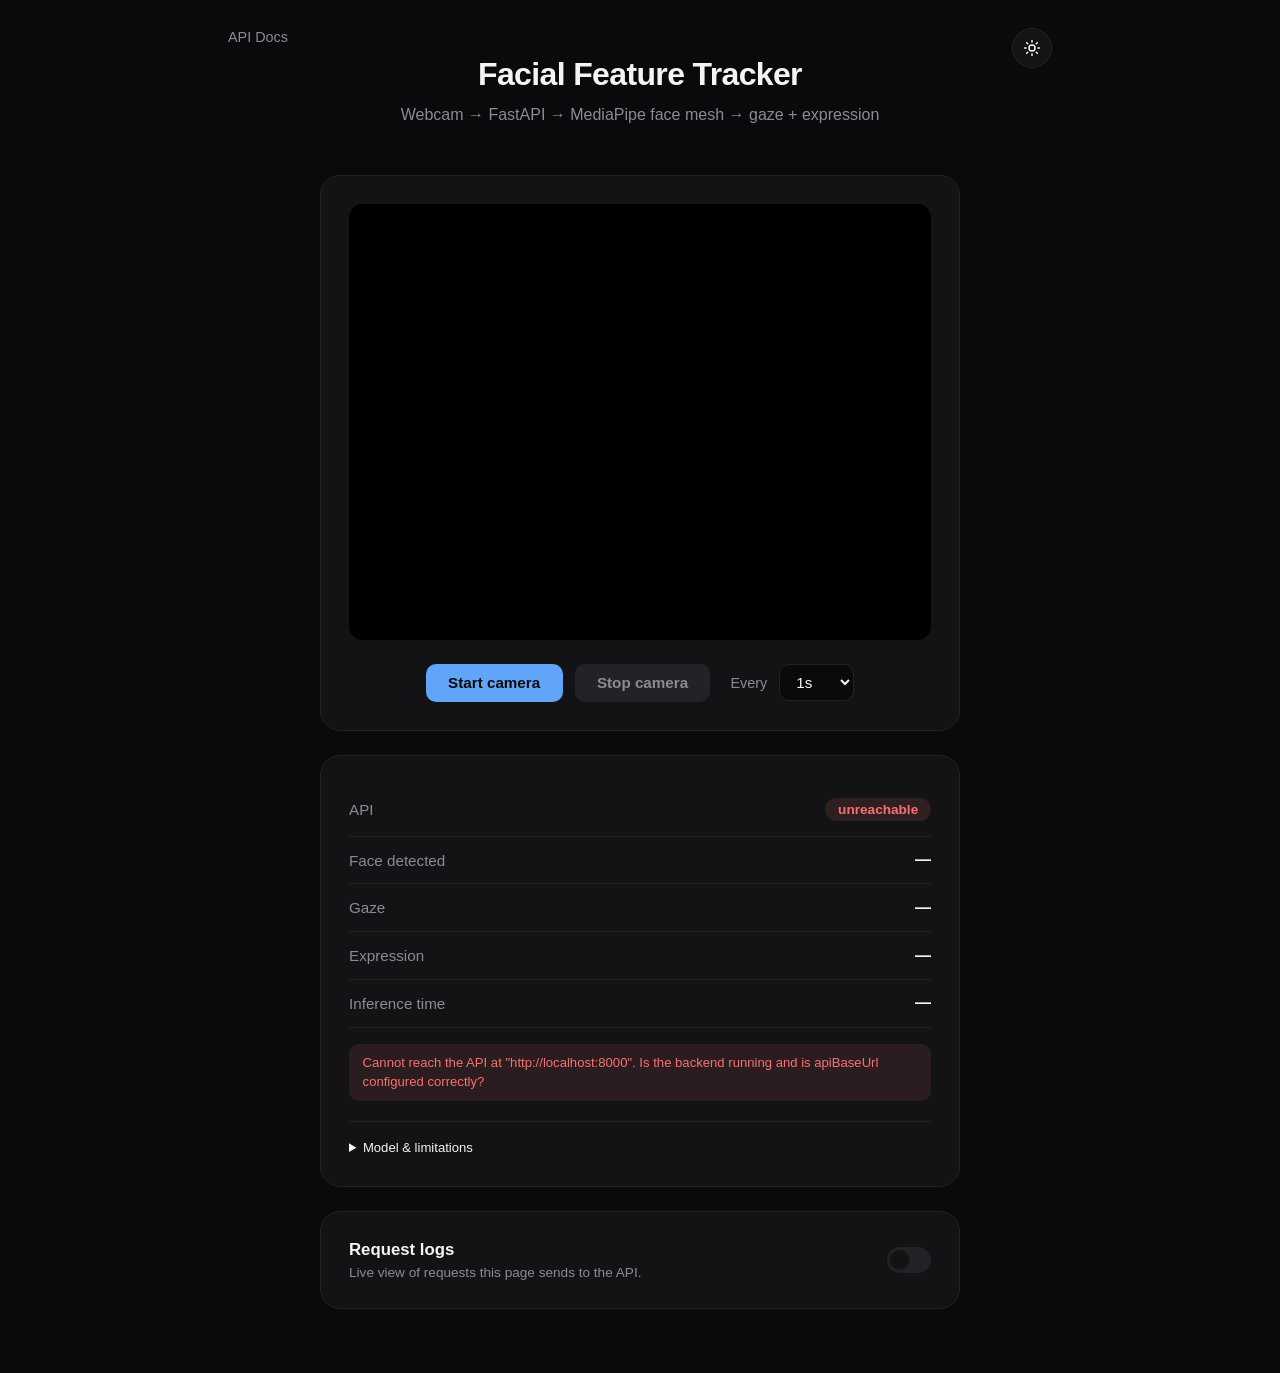
<file: frontend/index.html>
<!doctype html>
<html lang="en">
<head>
  <meta charset="utf-8" />
  <meta name="viewport" content="width=device-width, initial-scale=1" />
  <title>Lifeverse Facial Feature Tracker</title>
  <link rel="stylesheet" href="styles.css" />
  <script>
    (function () {
      try {
        var saved = localStorage.getItem("theme");
        document.documentElement.setAttribute("data-theme", saved === "light" ? "light" : "dark");
      } catch (e) {}
    })();
  </script>
</head>
<body>
  <div class="page">
    <nav class="top-nav">
      <a href="docs.html" class="nav-link">API Docs</a>
    </nav>

    <button id="themeToggle" class="theme-toggle" type="button" aria-label="Toggle light and dark theme">
      <svg class="icon-sun" width="18" height="18" viewBox="0 0 24 24" fill="none" stroke="currentColor" stroke-width="2" stroke-linecap="round"><circle cx="12" cy="12" r="4"/><path d="M12 2v2M12 20v2M4.9 4.9l1.4 1.4M17.7 17.7l1.4 1.4M2 12h2M20 12h2M4.9 19.1l1.4-1.4M17.7 6.3l1.4-1.4"/></svg>
      <svg class="icon-moon" width="18" height="18" viewBox="0 0 24 24" fill="none" stroke="currentColor" stroke-width="2" stroke-linecap="round" stroke-linejoin="round"><path d="M21 12.8A9 9 0 1 1 11.2 3a7 7 0 0 0 9.8 9.8Z"/></svg>
    </button>

    <header>
      <h1>Facial Feature Tracker</h1>
      <p class="subtitle">Webcam &rarr; FastAPI &rarr; MediaPipe face mesh &rarr; gaze + expression</p>
    </header>

    <main>
      <section class="video-card">
        <div class="video-wrap">
          <video id="video" autoplay playsinline muted></video>
          <canvas id="overlay"></canvas>
        </div>

        <div class="controls">
          <button id="startBtn">Start camera</button>
          <button id="stopBtn" disabled>Stop camera</button>
          <label for="interval">Every</label>
          <select id="interval">
            <option value="500">0.5s</option>
            <option value="1000" selected>1s</option>
            <option value="2000">2s</option>
          </select>
        </div>
      </section>

      <section class="status-card" aria-live="polite">
        <div class="status-row">
          <span class="status-label">API</span>
          <span id="apiStatus" class="badge badge-unknown">checking&hellip;</span>
        </div>
        <div class="status-row">
          <span class="status-label">Face detected</span>
          <span id="faceStatus" class="status-value">&mdash;</span>
        </div>
        <div class="status-row">
          <span class="status-label">Gaze</span>
          <span id="gazeStatus" class="status-value">&mdash;</span>
        </div>
        <div class="status-row">
          <span class="status-label">Expression</span>
          <span id="expressionStatus" class="status-value">&mdash;</span>
        </div>
        <div class="status-row">
          <span class="status-label">Inference time</span>
          <span id="timingStatus" class="status-value">&mdash;</span>
        </div>

        <div id="errorBanner" class="error-banner" hidden></div>

        <details>
          <summary>Model &amp; limitations</summary>
          <p>
            Model: MediaPipe Face Mesh (468 landmarks + iris refinement), with a
            deterministic geometric heuristic for gaze direction and
            expression, both documented in <code>MLOPS_NOTES.md</code>.
          </p>
          <ul>
            <li>Single face only; additional faces in frame are ignored.</li>
            <li>Sensitive to poor lighting, extreme head angles, and occlusion (glasses, masks, hair).</li>
            <li>Gaze/expression labels are coarse heuristics, not a trained or clinically validated classifier.</li>
            <li>Requires HTTPS or <code>localhost</code> for camera access (browser security requirement).</li>
          </ul>
        </details>
      </section>

      <section class="logs-card">
        <div class="logs-head">
          <div>
            <h2 class="logs-title">Request logs</h2>
            <p class="logs-subtitle">Live view of requests this page sends to the API.</p>
          </div>
          <label class="switch" for="logsToggle">
            <input type="checkbox" id="logsToggle" />
            <span class="switch-track"><span class="switch-thumb"></span></span>
          </label>
        </div>
        <div id="logsPanel" class="logs-panel" hidden>
          <div class="logs-toolbar">
            <span id="logsCount" class="logs-count">0 requests</span>
            <button id="logsClearBtn" class="logs-clear" type="button">Clear</button>
          </div>
          <ul id="logsList" class="logs-list">
            <li class="logs-empty">No requests logged yet.</li>
          </ul>
        </div>
      </section>
    </main>
  </div>

  <script src="config.js"></script>
  <script src="theme.js"></script>
  <script src="app.js"></script>
</body>
</html>
</file>
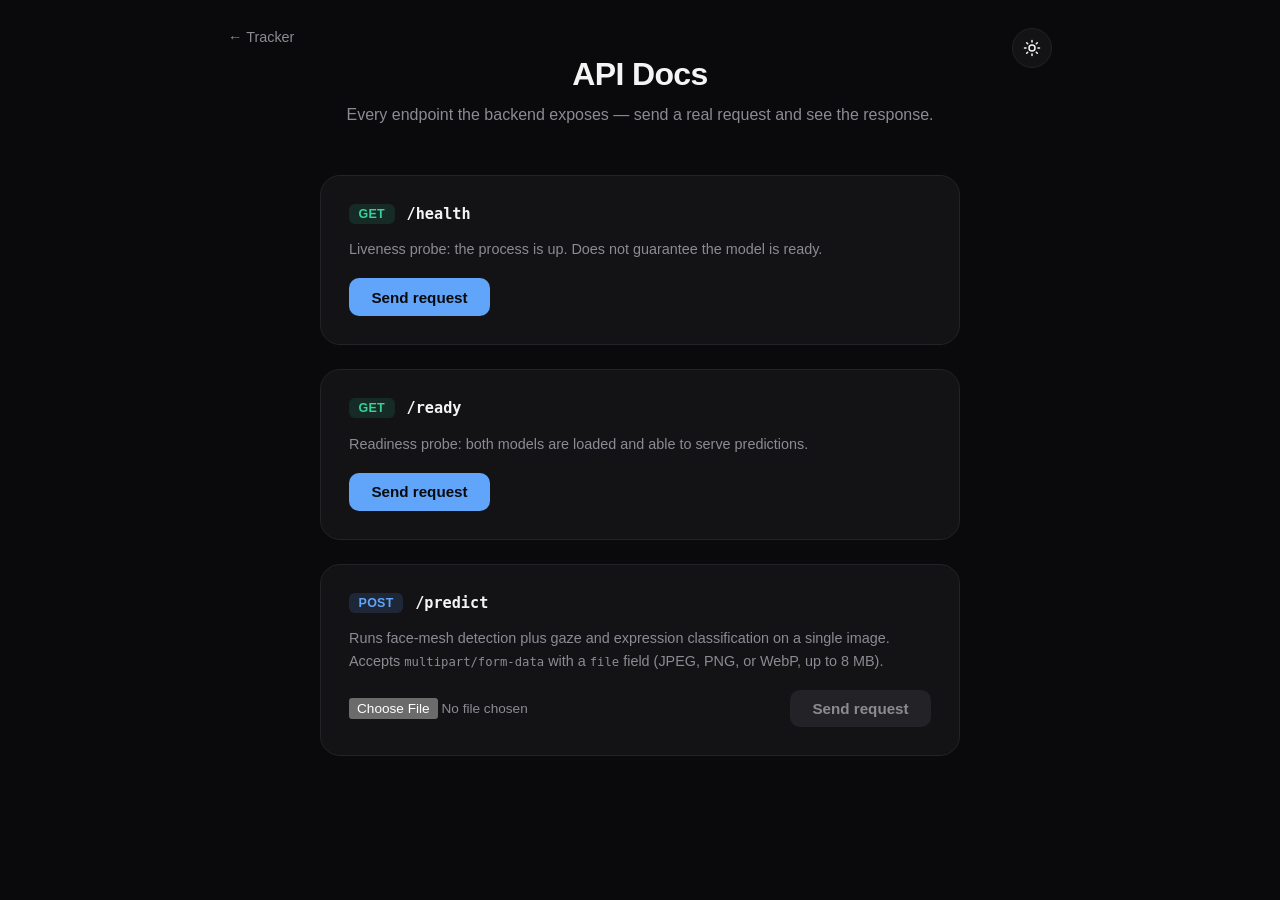
<file: frontend/docs.html>
<!doctype html>
<html lang="en">
<head>
  <meta charset="utf-8" />
  <meta name="viewport" content="width=device-width, initial-scale=1" />
  <title>API Docs — Lifeverse Facial Feature Tracker</title>
  <link rel="stylesheet" href="styles.css" />
  <script>
    (function () {
      try {
        var saved = localStorage.getItem("theme");
        document.documentElement.setAttribute("data-theme", saved === "light" ? "light" : "dark");
      } catch (e) {}
    })();
  </script>
</head>
<body>
  <div class="page">
    <nav class="top-nav">
      <a href="index.html" class="nav-link">&larr; Tracker</a>
    </nav>

    <button id="themeToggle" class="theme-toggle" type="button" aria-label="Toggle light and dark theme">
      <svg class="icon-sun" width="18" height="18" viewBox="0 0 24 24" fill="none" stroke="currentColor" stroke-width="2" stroke-linecap="round"><circle cx="12" cy="12" r="4"/><path d="M12 2v2M12 20v2M4.9 4.9l1.4 1.4M17.7 17.7l1.4 1.4M2 12h2M20 12h2M4.9 19.1l1.4-1.4M17.7 6.3l1.4-1.4"/></svg>
      <svg class="icon-moon" width="18" height="18" viewBox="0 0 24 24" fill="none" stroke="currentColor" stroke-width="2" stroke-linecap="round" stroke-linejoin="round"><path d="M21 12.8A9 9 0 1 1 11.2 3a7 7 0 0 0 9.8 9.8Z"/></svg>
    </button>

    <header>
      <h1>API Docs</h1>
      <p class="subtitle">Every endpoint the backend exposes &mdash; send a real request and see the response.</p>
    </header>

    <main>
      <section class="endpoint-card">
        <div class="endpoint-head">
          <span class="method method-get">GET</span>
          <code class="path">/health</code>
        </div>
        <p class="endpoint-desc">Liveness probe: the process is up. Does not guarantee the model is ready.</p>
        <div class="endpoint-action">
          <button class="try-btn" data-endpoint="health" type="button">Send request</button>
        </div>
        <div class="response-block" data-response="health" hidden>
          <div class="response-meta">
            <span class="response-status"></span>
            <span class="response-time"></span>
          </div>
          <pre class="response-body"><code></code></pre>
        </div>
      </section>

      <section class="endpoint-card">
        <div class="endpoint-head">
          <span class="method method-get">GET</span>
          <code class="path">/ready</code>
        </div>
        <p class="endpoint-desc">Readiness probe: both models are loaded and able to serve predictions.</p>
        <div class="endpoint-action">
          <button class="try-btn" data-endpoint="ready" type="button">Send request</button>
        </div>
        <div class="response-block" data-response="ready" hidden>
          <div class="response-meta">
            <span class="response-status"></span>
            <span class="response-time"></span>
          </div>
          <pre class="response-body"><code></code></pre>
        </div>
      </section>

      <section class="endpoint-card">
        <div class="endpoint-head">
          <span class="method method-post">POST</span>
          <code class="path">/predict</code>
        </div>
        <p class="endpoint-desc">
          Runs face-mesh detection plus gaze and expression classification on a single image.
          Accepts <code>multipart/form-data</code> with a <code>file</code> field
          (JPEG, PNG, or WebP, up to 8&nbsp;MB).
        </p>
        <div class="endpoint-action endpoint-action-upload">
          <input type="file" id="predictFile" accept="image/jpeg,image/png,image/webp" />
          <button class="try-btn" data-endpoint="predict" type="button" disabled>Send request</button>
        </div>
        <div class="response-block" data-response="predict" hidden>
          <div class="response-meta">
            <span class="response-status"></span>
            <span class="response-time"></span>
          </div>
          <pre class="response-body"><code></code></pre>
        </div>
      </section>
    </main>
  </div>

  <script src="config.js"></script>
  <script src="theme.js"></script>
  <script src="docs.js"></script>
</body>
</html>
</file>
<file: frontend/styles.css>
:root {
  color-scheme: dark;
  --accent: #60a5fa;
  --accent-contrast: #0a0a0c;
  --bg: #0a0a0c;
  --panel: #131316;
  --border: #232327;
  --text: #f4f4f5;
  --muted: #8b8b94;
  --ok: #34d399;
  --bad: #f87171;
}

:root[data-theme="light"] {
  color-scheme: light;
  --accent: #2563eb;
  --accent-contrast: #ffffff;
  --bg: #fafafa;
  --panel: #ffffff;
  --border: #e4e4e7;
  --text: #18181b;
  --muted: #71717a;
  --ok: #059669;
  --bad: #dc2626;
}

* { box-sizing: border-box; }

body {
  margin: 0;
  min-height: 100vh;
  font-family: -apple-system, BlinkMacSystemFont, "Segoe UI", Roboto, sans-serif;
  background: var(--bg);
  color: var(--text);
  display: flex;
  justify-content: center;
  transition: background 0.15s ease, color 0.15s ease;
}

.page {
  position: relative;
  width: 100%;
  max-width: 880px;
  padding: 3.5rem 2rem 4rem;
}

.top-nav {
  position: absolute;
  top: 1.75rem;
  left: 1.75rem;
}

.nav-link {
  color: var(--muted);
  font-size: 0.9rem;
  text-decoration: none;
}

.nav-link:hover { color: var(--text); }

.theme-toggle {
  position: absolute;
  top: 1.75rem;
  right: 1.75rem;
  width: 2.5rem;
  height: 2.5rem;
  display: flex;
  align-items: center;
  justify-content: center;
  background: var(--panel);
  border: 1px solid var(--border);
  border-radius: 999px;
  color: var(--text);
  cursor: pointer;
  padding: 0;
}

.theme-toggle:hover { opacity: 0.8; }
.theme-toggle .icon-sun,
.theme-toggle .icon-moon { display: none; }
:root[data-theme="dark"] .theme-toggle .icon-sun { display: block; }
:root[data-theme="light"] .theme-toggle .icon-moon { display: block; }

header {
  text-align: center;
  margin-bottom: 3rem;
}

header h1 {
  margin: 0;
  font-size: 2rem;
  font-weight: 600;
  letter-spacing: -0.02em;
}

.subtitle {
  color: var(--muted);
  margin: 0.6rem 0 0;
  font-size: 1rem;
  line-height: 1.5;
}

main {
  display: flex;
  flex-direction: column;
  align-items: center;
  gap: 1.5rem;
}

.video-card,
.status-card,
.endpoint-card {
  width: 100%;
  max-width: 640px;
  background: var(--panel);
  border: 1px solid var(--border);
  border-radius: 20px;
  padding: 1.75rem;
  transition: background 0.15s ease, border-color 0.15s ease;
}

.video-wrap {
  position: relative;
  width: 100%;
  aspect-ratio: 4 / 3;
  background: #000;
  border-radius: 14px;
  overflow: hidden;
}

video, canvas {
  position: absolute;
  inset: 0;
  width: 100%;
  height: 100%;
}

.controls {
  display: flex;
  align-items: center;
  justify-content: center;
  flex-wrap: wrap;
  gap: 0.75rem;
  margin-top: 1.5rem;
}

.controls label {
  color: var(--muted);
  font-size: 0.9rem;
  margin-left: 0.5rem;
}

button {
  background: var(--accent);
  color: var(--accent-contrast);
  border: none;
  border-radius: 10px;
  padding: 0.65rem 1.4rem;
  cursor: pointer;
  font-size: 0.95rem;
  font-weight: 600;
  transition: opacity 0.15s ease;
}

button:hover:not(:disabled) { opacity: 0.85; }
button:disabled { background: var(--border); color: var(--muted); cursor: not-allowed; }

select {
  background: var(--bg);
  color: var(--text);
  border: 1px solid var(--border);
  border-radius: 10px;
  padding: 0.5rem 0.75rem;
  font-size: 0.95rem;
}

.status-row {
  display: flex;
  align-items: center;
  justify-content: space-between;
  padding: 0.9rem 0;
  border-bottom: 1px solid var(--border);
}

.status-row:last-of-type { border-bottom: none; }

.status-label {
  color: var(--muted);
  font-size: 0.95rem;
}

.status-value {
  font-weight: 600;
  font-size: 1rem;
}

.badge {
  display: inline-block;
  padding: 0.25rem 0.8rem;
  border-radius: 999px;
  font-size: 0.85rem;
  font-weight: 600;
}

.badge-unknown { background: var(--border); color: var(--muted); }
.badge-ok { background: rgba(52, 211, 153, 0.12); color: var(--ok); }
.badge-bad { background: rgba(248, 113, 113, 0.12); color: var(--bad); }

.error-banner {
  margin-top: 1rem;
  padding: 0.65rem 0.85rem;
  border-radius: 10px;
  background: rgba(248, 113, 113, 0.1);
  color: var(--bad);
  font-size: 0.82rem;
  line-height: 1.4;
}

details {
  margin-top: 1.25rem;
  padding-top: 1rem;
  border-top: 1px solid var(--border);
  font-size: 0.82rem;
  color: var(--muted);
  line-height: 1.5;
}

details summary {
  cursor: pointer;
  color: var(--text);
  font-weight: 500;
}

details p { margin: 0.75rem 0; }
details ul { padding-left: 1.1rem; margin: 0.5rem 0 0; }
details li { margin-bottom: 0.3rem; }

.endpoint-head {
  display: flex;
  align-items: center;
  gap: 0.75rem;
}

.method {
  display: inline-block;
  padding: 0.2rem 0.6rem;
  border-radius: 6px;
  font-size: 0.78rem;
  font-weight: 700;
  letter-spacing: 0.02em;
}

.method-get { background: rgba(52, 211, 153, 0.12); color: var(--ok); }
.method-post { background: rgba(96, 165, 250, 0.14); color: var(--accent); }

.endpoint-head .path {
  font-family: ui-monospace, SFMono-Regular, Menlo, monospace;
  font-size: 0.95rem;
  font-weight: 600;
}

.endpoint-desc {
  color: var(--muted);
  font-size: 0.9rem;
  line-height: 1.55;
  margin: 0.9rem 0 0;
}

.endpoint-desc code {
  font-family: ui-monospace, SFMono-Regular, Menlo, monospace;
  font-size: 0.85em;
}

.endpoint-action {
  display: flex;
  align-items: center;
  gap: 0.75rem;
  margin-top: 1.1rem;
}

.endpoint-action-upload input[type="file"] {
  flex: 1 1 auto;
  min-width: 0;
  color: var(--muted);
  font-size: 0.85rem;
}

.response-block {
  margin-top: 1.1rem;
  padding-top: 1rem;
  border-top: 1px solid var(--border);
}

.response-meta {
  display: flex;
  align-items: center;
  gap: 0.75rem;
  margin-bottom: 0.5rem;
  font-size: 0.82rem;
  font-weight: 600;
}

.response-status.status-ok { color: var(--ok); }
.response-status.status-bad { color: var(--bad); }
.response-time { color: var(--muted); font-weight: 500; }

.response-body {
  margin: 0;
  padding: 0.9rem 1rem;
  background: var(--bg);
  border: 1px solid var(--border);
  border-radius: 10px;
  font-family: ui-monospace, SFMono-Regular, Menlo, monospace;
  font-size: 0.82rem;
  line-height: 1.5;
  overflow-x: auto;
  white-space: pre-wrap;
  word-break: break-word;
}

.logs-card {
  width: 100%;
  max-width: 640px;
  background: var(--panel);
  border: 1px solid var(--border);
  border-radius: 20px;
  padding: 1.75rem;
  transition: background 0.15s ease, border-color 0.15s ease;
}

.logs-head {
  display: flex;
  align-items: center;
  justify-content: space-between;
  gap: 1rem;
}

.logs-title {
  margin: 0;
  font-size: 1.05rem;
  font-weight: 600;
}

.logs-subtitle {
  margin: 0.3rem 0 0;
  color: var(--muted);
  font-size: 0.85rem;
}

.switch {
  position: relative;
  display: inline-block;
  flex: none;
  cursor: pointer;
}

.switch input {
  position: absolute;
  opacity: 0;
  width: 0;
  height: 0;
}

.switch-track {
  display: block;
  width: 2.75rem;
  height: 1.6rem;
  background: var(--border);
  border-radius: 999px;
  transition: background 0.15s ease;
}

.switch-thumb {
  position: absolute;
  top: 0.2rem;
  left: 0.2rem;
  width: 1.2rem;
  height: 1.2rem;
  background: var(--panel);
  border-radius: 50%;
  transition: transform 0.15s ease;
  box-shadow: 0 1px 2px rgba(0, 0, 0, 0.3);
}

.switch input:checked + .switch-track {
  background: var(--accent);
}

.switch input:checked + .switch-track .switch-thumb {
  transform: translateX(1.15rem);
}

.switch input:focus-visible + .switch-track {
  outline: 2px solid var(--accent);
  outline-offset: 2px;
}

.logs-panel {
  margin-top: 1.25rem;
  padding-top: 1rem;
  border-top: 1px solid var(--border);
}

.logs-toolbar {
  display: flex;
  align-items: center;
  justify-content: space-between;
  margin-bottom: 0.6rem;
}

.logs-count {
  color: var(--muted);
  font-size: 0.8rem;
}

.logs-clear {
  background: transparent;
  color: var(--muted);
  border: 1px solid var(--border);
  border-radius: 8px;
  padding: 0.3rem 0.7rem;
  font-size: 0.78rem;
  font-weight: 600;
}

.logs-clear:hover { color: var(--text); opacity: 1; }

.logs-list {
  list-style: none;
  margin: 0;
  padding: 0;
  max-height: 260px;
  overflow-y: auto;
  border: 1px solid var(--border);
  border-radius: 10px;
  background: var(--bg);
}

.logs-empty {
  padding: 0.9rem;
  color: var(--muted);
  font-size: 0.82rem;
  text-align: center;
}

.log-entry {
  display: flex;
  align-items: baseline;
  gap: 0.6rem;
  padding: 0.55rem 0.75rem;
  border-bottom: 1px solid var(--border);
  font-family: ui-monospace, SFMono-Regular, Menlo, monospace;
  font-size: 0.78rem;
  line-height: 1.4;
}

.log-entry:last-child { border-bottom: none; }

.log-time {
  flex: none;
  color: var(--muted);
}

.log-method {
  flex: none;
  font-weight: 700;
}

.log-path {
  flex: none;
  color: var(--text);
}

.log-status {
  flex: none;
  font-weight: 700;
}

.log-status.status-ok { color: var(--ok); }
.log-status.status-bad { color: var(--bad); }

.log-time-ms {
  flex: none;
  color: var(--muted);
}

.log-summary {
  flex: 1 1 auto;
  min-width: 0;
  color: var(--muted);
  overflow: hidden;
  text-overflow: ellipsis;
  white-space: nowrap;
}

@media (max-width: 480px) {
  .page { padding: 4rem 1rem 2rem; }
  header h1 { font-size: 1.5rem; }
  .video-card, .status-card, .endpoint-card, .logs-card { padding: 1.1rem; }
  .endpoint-action-upload { flex-wrap: wrap; }
  .log-entry { flex-wrap: wrap; }
  .log-summary { white-space: normal; }
}
</file>
